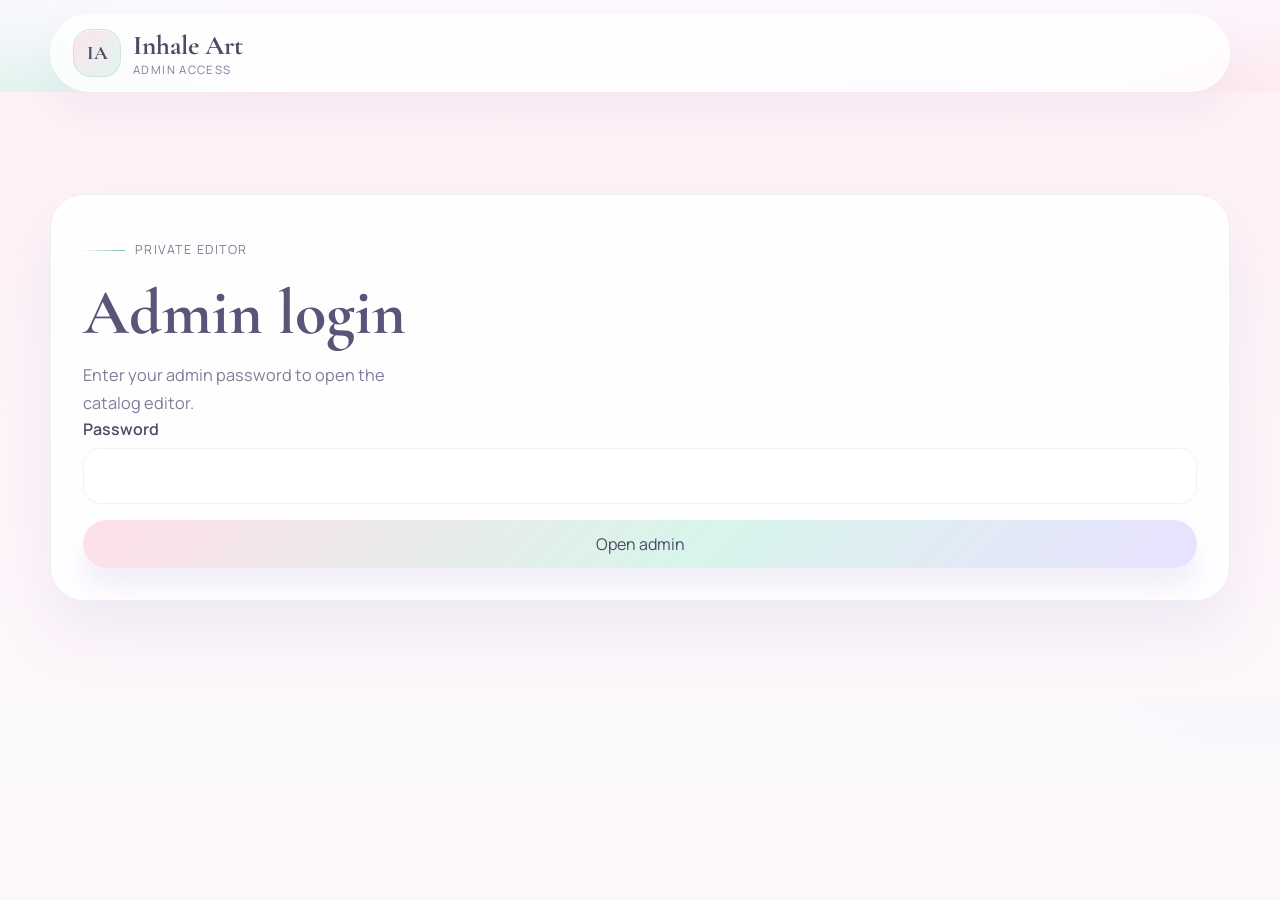
<file: admin-login.html>
<!DOCTYPE html>
<html lang="en">
  <head>
    <meta charset="UTF-8" />
    <meta name="viewport" content="width=device-width, initial-scale=1.0" />
    <title>Inhale Art | Admin Login</title>
    <meta name="description" content="Admin access for the Inhale Art catalog." />
    <link rel="preconnect" href="https://fonts.googleapis.com" />
    <link rel="preconnect" href="https://fonts.gstatic.com" crossorigin />
    <link
      href="https://fonts.googleapis.com/css2?family=Cormorant+Garamond:wght@500;600;700&family=Manrope:wght@400;500;600;700;800&display=swap"
      rel="stylesheet"
    />
    <link rel="stylesheet" href="styles.css" />
  </head>
  <body>
    <div class="ambient ambient-one"></div>
    <div class="ambient ambient-two"></div>

    <header class="site-header">
      <div class="container header-shell">
        <a class="brand" href="index.html">
          <span class="brand-mark">IA</span>
          <span class="brand-copy">
            <strong>Inhale Art</strong>
            <small>Admin access</small>
          </span>
        </a>
      </div>
    </header>

    <main class="section section-blush">
      <div class="container auth-layout">
        <section class="auth-panel reveal is-visible">
          <p class="eyebrow">Private editor</p>
          <h1 class="auth-title">Admin login</h1>
          <p class="section-intro">Enter your admin password to open the catalog editor.</p>

          <form id="adminLoginForm" class="auth-form">
            <label>
              <span>Password</span>
              <input id="adminPassword" name="password" type="password" required />
            </label>
            <button class="button-primary" type="submit">Open admin</button>
          </form>

          <p id="adminLoginStatus" class="form-status" aria-live="polite"></p>
        </section>
      </div>
    </main>

    <script src="auth.js"></script>
    <script src="admin-login.js"></script>
  </body>
</html>
</file>
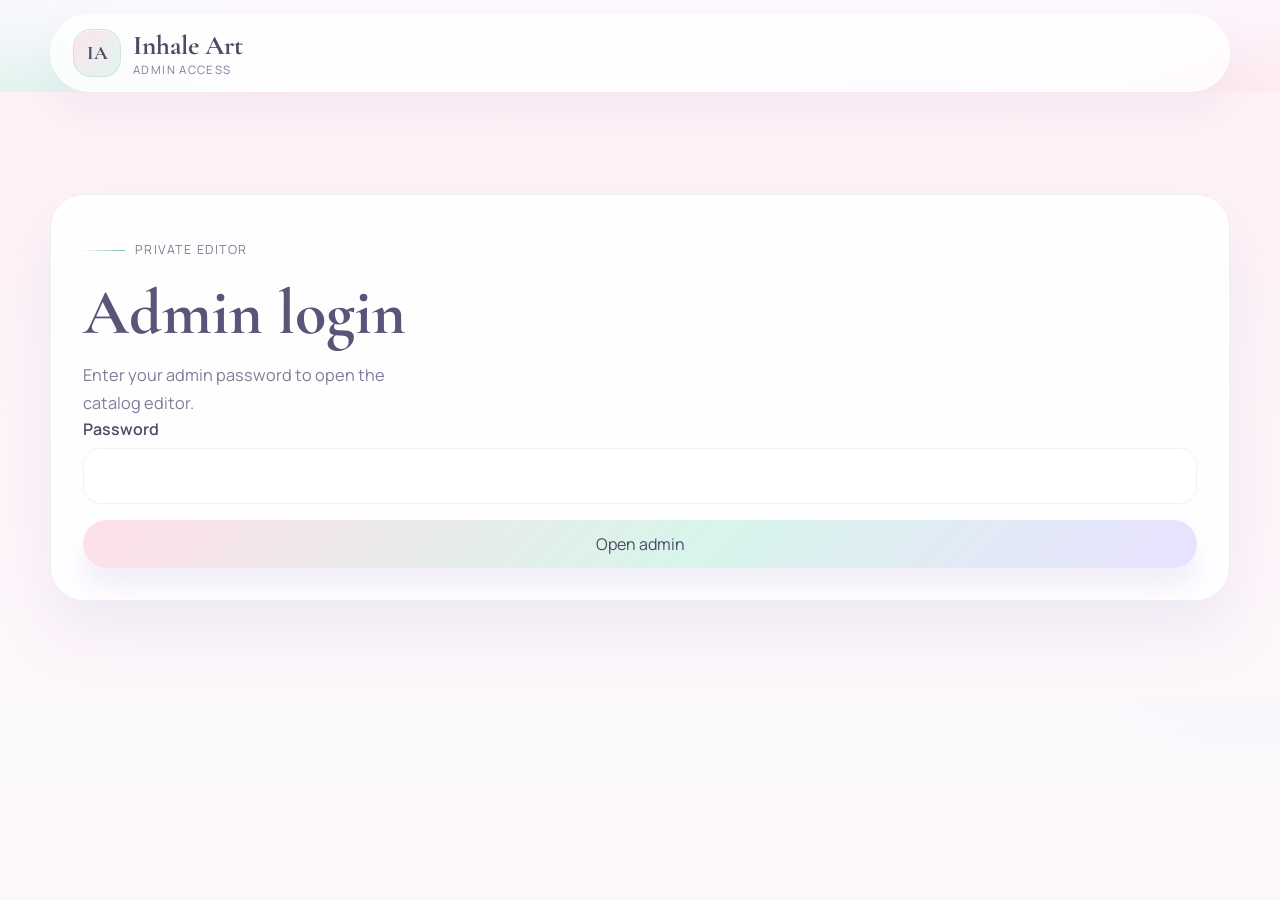
<file: admin.html>
<!DOCTYPE html>
<html lang="en">
  <head>
    <meta charset="UTF-8" />
    <meta name="viewport" content="width=device-width, initial-scale=1.0" />
    <title>Inhale Art Admin | Catalog Manager</title>
    <meta name="description" content="Manage the Inhale Art catalog without editing code." />
    <link rel="preconnect" href="https://fonts.googleapis.com" />
    <link rel="preconnect" href="https://fonts.gstatic.com" crossorigin />
    <link
      href="https://fonts.googleapis.com/css2?family=Cormorant+Garamond:wght@500;600;700&family=Manrope:wght@400;500;600;700&display=swap"
      rel="stylesheet"
    />
    <link rel="stylesheet" href="styles.css" />
    <link rel="stylesheet" href="admin.css" />
  </head>
  <body class="admin-body">
    <div class="ambient ambient-one"></div>
    <div class="ambient ambient-two"></div>

    <header class="site-header">
      <div class="container header-shell">
        <a class="brand" href="index.html">
          <span class="brand-mark">IA</span>
          <span class="brand-copy">
            <strong>Inhale Art</strong>
            <small>Catalog admin</small>
          </span>
        </a>

        <nav class="site-nav">
          <a href="index.html">Storefront</a>
          <a href="#editor">Editor</a>
          <a href="#inventory">Inventory</a>
          <button id="adminLogoutBtn" class="button-secondary" type="button">Logout</button>
        </nav>
      </div>
    </header>

    <main class="section">
      <div class="container admin-layout">
        <section id="editor" class="admin-panel">
          <div class="admin-heading">
            <div>
              <p class="eyebrow">Catalog manager</p>
              <h1>Update products without touching code.</h1>
            </div>
            <div class="admin-actions">
              <button id="newProductBtn" class="button-secondary" type="button">New product</button>
              <button id="exportBtn" class="button-secondary" type="button">Export JSON</button>
              <label class="button-secondary import-label">
                Import JSON
                <input id="importInput" type="file" accept=".json,application/json" hidden />
              </label>
              <button id="resetBtn" class="button-primary" type="button">Reset catalog</button>
            </div>
          </div>

          <form id="productForm" class="admin-form">
            <input type="hidden" id="productId" name="productId" />

            <label>
              <span>Product name</span>
              <input id="productName" name="productName" type="text" required />
            </label>

            <div class="admin-two-col">
              <label>
                <span>Price (INR)</span>
                <input id="productPrice" name="productPrice" type="number" min="1" required />
              </label>

              <label>
                <span>Collection</span>
                <input id="productCollection" name="productCollection" type="text" required />
              </label>
            </div>

            <label>
              <span>Description</span>
              <textarea id="productDescription" name="productDescription" rows="4" required></textarea>
            </label>

            <div class="admin-two-col">
              <label>
                <span>Image URLs</span>
                <textarea
                  id="productImages"
                  name="productImages"
                  rows="4"
                  placeholder="https://example.com/image-1.jpg&#10;https://example.com/image-2.jpg"
                ></textarea>
                <small class="admin-help">Add one image URL per line. The first image becomes the cover photo.</small>
              </label>

              <label>
                <span>Badge</span>
                <input id="productBadge" name="productBadge" type="text" placeholder="Best seller" />
              </label>
            </div>

            <div class="admin-two-col">
              <label>
                <span>Art style</span>
                <select id="productArtStyle" name="productArtStyle">
                  <option value="resin-mint">Mint glow</option>
                  <option value="resin-butterfly">Butterfly teal</option>
                  <option value="resin-ocean">Ocean blue</option>
                  <option value="resin-heart">Heart cobalt</option>
                  <option value="resin-aqua">Aqua glitter</option>
                  <option value="resin-gold">Gold sparkle</option>
                  <option value="resin-ink">Ink gold</option>
                  <option value="resin-bloom">Floral pastel</option>
                  <option value="resin-blush">Blush keepsake</option>
                  <option value="resin-sparkle">Soft sparkle</option>
                  <option value="resin-evil-eye">Evil eye</option>
                  <option value="resin-petal">Pressed petal</option>
                  <option value="resin-confetti">Confetti mix</option>
                  <option value="resin-leaf">Leaf green</option>
                  <option value="resin-pearl">Soft pearl</option>
                </select>
              </label>

              <div class="admin-switches">
                <label class="switch-row">
                  <input id="productFeatured" name="productFeatured" type="checkbox" />
                  <span>Featured product</span>
                </label>
                <label class="switch-row">
                  <input id="productActive" name="productActive" type="checkbox" checked />
                  <span>Active on storefront</span>
                </label>
              </div>
            </div>

            <div class="admin-form-actions">
              <button type="submit" class="button-primary">Save product</button>
              <button id="deleteBtn" type="button" class="button-secondary">Delete product</button>
            </div>
            <p id="adminStatus" class="form-status" aria-live="polite"></p>
          </form>
        </section>

        <aside id="inventory" class="inventory-panel">
          <div class="inventory-head">
            <div>
              <p class="eyebrow">Inventory</p>
              <h2>Current catalog</h2>
            </div>
            <p id="inventoryCount" class="inventory-count"></p>
          </div>
          <div id="inventoryList" class="inventory-list"></div>
        </aside>
      </div>
    </main>

    <script src="auth.js"></script>
    <script src="catalog-data.js"></script>
    <script src="admin.js"></script>
  </body>
</html>
</file>
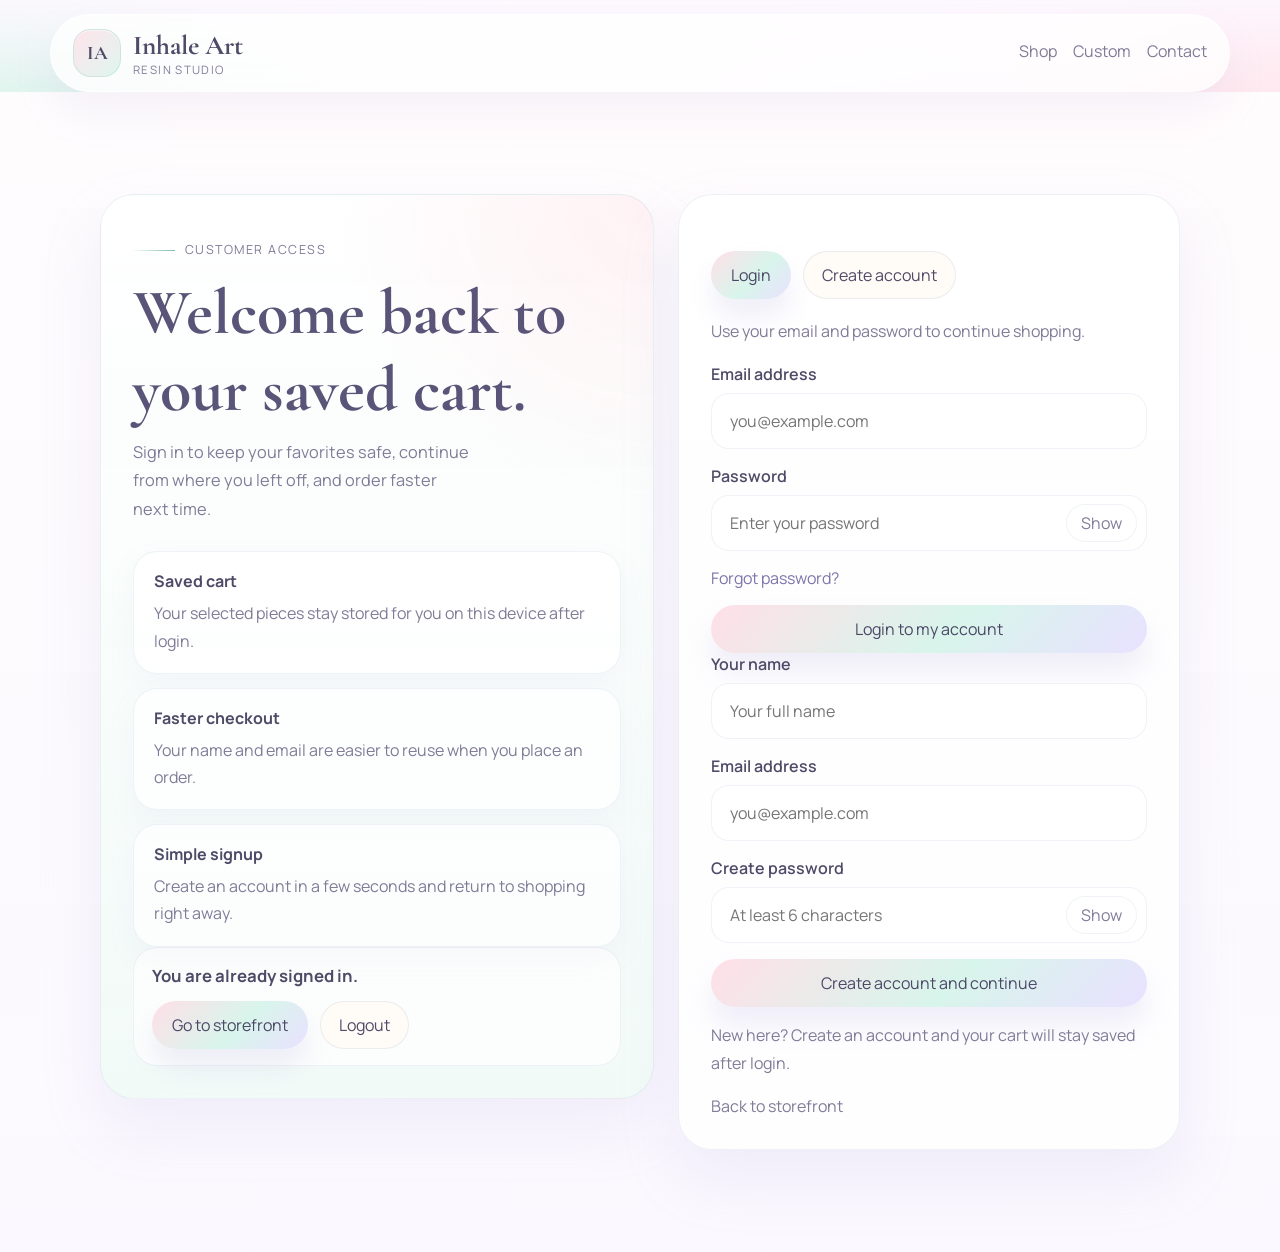
<file: login.html>
<!DOCTYPE html>
<html lang="en">
  <head>
    <meta charset="UTF-8" />
    <meta name="viewport" content="width=device-width, initial-scale=1.0" />
    <title>Inhale Art | Login</title>
    <meta name="description" content="Sign in to save your cart and continue shopping with Inhale Art." />
    <link rel="preconnect" href="https://fonts.googleapis.com" />
    <link rel="preconnect" href="https://fonts.gstatic.com" crossorigin />
    <link
      href="https://fonts.googleapis.com/css2?family=Cormorant+Garamond:wght@500;600;700&family=Manrope:wght@400;500;600;700;800&display=swap"
      rel="stylesheet"
    />
    <link rel="stylesheet" href="styles.css" />
  </head>
  <body>
    <div class="ambient ambient-one"></div>
    <div class="ambient ambient-two"></div>
    <div class="ambient ambient-three"></div>

    <header class="site-header">
      <div class="container header-shell">
        <a class="brand" href="index.html">
          <span class="brand-mark">IA</span>
          <span class="brand-copy">
            <strong>Inhale Art</strong>
            <small>Resin studio</small>
          </span>
        </a>
        <nav class="site-nav">
          <a href="index.html#featured">Shop</a>
          <a href="index.html#custom">Custom</a>
          <a href="index.html#contact">Contact</a>
        </nav>
      </div>
    </header>

    <main class="section section-cream">
      <div class="container auth-layout">
        <div class="auth-shell">
          <section class="auth-panel auth-panel-copy reveal is-visible">
            <p class="eyebrow">Customer access</p>
            <h1 class="auth-title">Welcome back to your saved cart.</h1>
            <p class="section-intro">
              Sign in to keep your favorites safe, continue from where you left off, and order faster next time.
            </p>

            <div class="auth-feature-list">
              <article class="auth-feature-card">
                <strong>Saved cart</strong>
                <p>Your selected pieces stay stored for you on this device after login.</p>
              </article>
              <article class="auth-feature-card">
                <strong>Faster checkout</strong>
                <p>Your name and email are easier to reuse when you place an order.</p>
              </article>
              <article class="auth-feature-card">
                <strong>Simple signup</strong>
                <p>Create an account in a few seconds and return to shopping right away.</p>
              </article>
            </div>

            <div id="currentSessionCard" class="account-card" hidden>
              <div>
                <strong id="currentSessionName">You are already signed in.</strong>
                <p id="currentSessionEmail"></p>
              </div>
              <div class="account-actions">
                <a class="button-primary" href="index.html">Go to storefront</a>
                <button id="sessionLogoutBtn" class="button-secondary" type="button">Logout</button>
              </div>
            </div>
          </section>

          <section class="auth-panel reveal is-visible">
            <div class="auth-tabs">
              <button id="showLoginBtn" class="button-primary" type="button">Login</button>
              <button id="showSignupBtn" class="button-secondary" type="button">Create account</button>
            </div>

            <p id="authLead" class="auth-lead">Use your email and password to continue shopping.</p>

            <form id="loginForm" class="auth-form">
              <label>
                <span>Email address</span>
                <input name="email" type="email" placeholder="you@example.com" required />
              </label>
              <label>
                <span>Password</span>
                <div class="password-field">
                  <input name="password" type="password" placeholder="Enter your password" required />
                  <button class="password-toggle" type="button" data-toggle-password>
                    Show
                  </button>
                </div>
              </label>
              <button id="forgotPasswordBtn" class="auth-inline-link" type="button">Forgot password?</button>
              <button class="button-primary" type="submit">Login to my account</button>
            </form>

            <form id="signupForm" class="auth-form" hidden>
              <label>
                <span>Your name</span>
                <input name="name" type="text" placeholder="Your full name" required />
              </label>
              <label>
                <span>Email address</span>
                <input name="email" type="email" placeholder="you@example.com" required />
              </label>
              <label>
                <span>Create password</span>
                <div class="password-field">
                  <input name="password" type="password" minlength="6" placeholder="At least 6 characters" required />
                  <button class="password-toggle" type="button" data-toggle-password>
                    Show
                  </button>
                </div>
              </label>
              <button class="button-primary" type="submit">Create account and continue</button>
            </form>

            <p id="authHelper" class="auth-helper">New here? Create an account and your cart will stay saved after login.</p>
            <p id="authStatus" class="form-status" aria-live="polite"></p>
            <a class="auth-back-link" href="index.html">Back to storefront</a>
          </section>
        </div>
      </div>
    </main>

    <script src="auth.js"></script>
    <script src="login.js"></script>
  </body>
</html>
</file>
<file: styles.css>
:root {
  --bg: #fdf8ff;
  --bg-soft: #f5fffc;
  --surface: rgba(255, 255, 255, 0.84);
  --surface-strong: #fffdfd;
  --text: #4f4a67;
  --muted: #817b98;
  --line: rgba(157, 177, 202, 0.18);
  --mint: #d9f4ea;
  --mint-deep: #7cbcaf;
  --aqua: #c8ecf4;
  --ocean: #8e8acb;
  --peach: #ffdfe6;
  --gold: #e8c9a7;
  --lavender: #ece4ff;
  --shadow: 0 28px 60px rgba(177, 167, 216, 0.16);
  --radius-xl: 36px;
  --radius-lg: 28px;
  --radius-md: 20px;
}

* {
  box-sizing: border-box;
}

html {
  scroll-behavior: smooth;
}

body {
  margin: 0;
  min-height: 100vh;
  font-family: "Manrope", sans-serif;
  color: var(--text);
  background:
    radial-gradient(circle at top left, rgba(217, 244, 234, 0.82), transparent 24%),
    radial-gradient(circle at top right, rgba(255, 223, 230, 0.8), transparent 22%),
    radial-gradient(circle at 70% 18%, rgba(236, 228, 255, 0.9), transparent 18%),
    linear-gradient(180deg, #fff8ff 0%, #f8fffc 42%, #fdf7fb 100%);
  animation: pageFadeIn 700ms ease-out;
}

img {
  display: block;
  max-width: 100%;
}

a {
  color: inherit;
}

.ambient {
  position: fixed;
  border-radius: 999px;
  filter: blur(56px);
  opacity: 0.45;
  pointer-events: none;
  z-index: 0;
}

.ambient-one {
  width: 280px;
  height: 280px;
  left: -90px;
  top: 110px;
  background: rgba(184, 241, 217, 0.95);
  animation: floatAmbient 14s ease-in-out infinite;
}

.ambient-two {
  width: 320px;
  height: 320px;
  right: -120px;
  top: 360px;
  background: rgba(217, 211, 255, 0.72);
  animation: floatAmbient 16s ease-in-out infinite reverse;
}

.ambient-three {
  width: 240px;
  height: 240px;
  left: 20%;
  bottom: 80px;
  background: rgba(255, 220, 191, 0.48);
  animation: floatAmbient 18s ease-in-out infinite;
}

.container {
  width: min(1180px, calc(100% - 32px));
  margin: 0 auto;
  position: relative;
  z-index: 1;
}

.site-header {
  position: sticky;
  top: 0;
  z-index: 20;
  padding: 14px 0 0;
  background: linear-gradient(180deg, rgba(253, 248, 255, 0.92), rgba(253, 248, 255, 0.5), transparent);
}

.header-shell,
.site-nav,
.hero-actions,
.hero-metrics,
.section-head,
.footer-shell,
.footer-links,
.cart-top,
.contact-links {
  display: flex;
  gap: 16px;
}

.header-shell,
.section-head,
.footer-shell,
.cart-top {
  align-items: center;
  justify-content: space-between;
}

.header-shell {
  padding: 14px 22px;
  border: 1px solid rgba(255, 255, 255, 0.75);
  border-radius: 999px;
  background: rgba(255, 255, 255, 0.78);
  backdrop-filter: blur(24px);
  box-shadow: 0 20px 40px rgba(177, 167, 216, 0.12);
  animation: headerFloatIn 700ms ease-out;
}

.brand {
  display: inline-flex;
  align-items: center;
  gap: 12px;
  text-decoration: none;
}

.brand-mark {
  width: 48px;
  height: 48px;
  display: grid;
  place-items: center;
  border-radius: 18px;
  background: linear-gradient(135deg, #ffe3eb, #dff6ef);
  color: var(--text);
  font-family: "Cormorant Garamond", serif;
  font-size: 1.2rem;
  font-weight: 700;
  border: 1px solid rgba(106, 199, 167, 0.24);
  box-shadow: inset 0 1px 0 rgba(255, 255, 255, 0.6);
  transition: transform 220ms ease, box-shadow 220ms ease;
}

.brand:hover .brand-mark {
  transform: rotate(-6deg) scale(1.04);
  box-shadow:
    inset 0 1px 0 rgba(255, 255, 255, 0.6),
    0 14px 28px rgba(177, 167, 216, 0.16);
}

.brand-copy {
  display: grid;
}

.brand-copy strong,
.footer-brand {
  font-family: "Cormorant Garamond", serif;
  font-size: 1.7rem;
}

.brand-copy small {
  font-size: 0.72rem;
  letter-spacing: 0.12em;
  text-transform: uppercase;
  color: var(--muted);
}

.site-nav {
  align-items: center;
}

.site-nav a {
  position: relative;
  display: inline-flex;
  align-items: center;
  min-height: 40px;
  padding-bottom: 4px;
  color: var(--muted);
  text-decoration: none;
  transition: color 180ms ease, transform 180ms ease;
}

.nav-account-pill {
  display: inline-flex;
  align-items: center;
  gap: 10px;
  min-height: 40px;
  padding: 0 14px;
  border-radius: 999px;
  background: rgba(255, 255, 255, 0.78);
  border: 1px solid rgba(157, 177, 202, 0.18);
  color: #6f69a0;
  white-space: nowrap;
}

.nav-account-icon {
  width: 28px;
  height: 28px;
  display: inline-flex;
  align-items: center;
  justify-content: center;
  border-radius: 999px;
  background: linear-gradient(135deg, #ffdfe8, #d8f5eb 55%, #e9e1ff);
  color: #564f79;
  font-size: 0.82rem;
  font-weight: 800;
}

.site-nav a:hover {
  color: var(--text);
  transform: translateY(-1px);
}

.site-nav a::after {
  content: "";
  position: absolute;
  left: 0;
  bottom: 0;
  width: 100%;
  height: 1px;
  transform: scaleX(0);
  transform-origin: left;
  background: linear-gradient(90deg, transparent, var(--mint-deep), transparent);
  transition: transform 180ms ease;
}

.site-nav a:hover::after {
  transform: scaleX(1);
}

.menu-toggle,
.nav-cta,
.button-primary,
.button-secondary,
.add-to-cart,
.cart-row button {
  display: inline-flex;
  align-items: center;
  justify-content: center;
  border: none;
  cursor: pointer;
  font: inherit;
  text-decoration: none;
  transition: transform 180ms ease, box-shadow 180ms ease, background-color 180ms ease;
}

.menu-toggle {
  display: none;
  padding: 10px 14px;
  border-radius: 14px;
  background: rgba(255, 255, 255, 0.82);
}

.nav-cta,
.button-primary,
.add-to-cart {
  min-height: 48px;
  padding: 0 20px;
  border-radius: 999px;
  color: #4b4766;
  background: linear-gradient(135deg, #ffdfe8, #d8f5eb 55%, #e9e1ff);
  box-shadow: 0 18px 28px rgba(179, 170, 219, 0.2);
}

.button-secondary,
.cart-row button {
  min-height: 44px;
  padding: 0 18px;
  border-radius: 999px;
  color: var(--text);
  background: rgba(255, 251, 246, 0.92);
  border: 1px solid rgba(157, 177, 202, 0.2);
}

.button-primary:hover,
.button-secondary:hover,
.nav-cta:hover,
.add-to-cart:hover,
.menu-toggle:hover,
.cart-row button:hover {
  transform: translateY(-2px);
  box-shadow: 0 14px 28px rgba(177, 167, 216, 0.16);
}

.hero,
.section {
  padding: 102px 0;
}

.hero {
  position: relative;
  padding-top: 64px;
}

.hero::after {
  content: "";
  position: absolute;
  left: 0;
  right: 0;
  bottom: -1px;
  height: 48px;
  background:
    radial-gradient(circle at 24px 0, transparent 24px, #f1fbf7 25px) repeat-x;
  background-size: 72px 48px;
  background-position: center bottom;
  opacity: 0.95;
}

.section {
  position: relative;
}

.section-mint {
  background: linear-gradient(180deg, #f1fbf7 0%, #e8f7f0 100%);
}

.section-cream {
  background: linear-gradient(180deg, rgba(255, 252, 253, 0.96), rgba(251, 248, 255, 0.98));
}

.section-blush {
  background: linear-gradient(180deg, #fff1f6 0%, #fdf7fb 100%);
}

.scallop-top::before,
.scallop-bottom::after {
  content: "";
  position: absolute;
  left: 0;
  right: 0;
  height: 42px;
  background:
    radial-gradient(circle at 21px 21px, rgba(255, 252, 253, 0) 20px, rgba(255, 252, 253, 0.96) 21px) repeat-x;
  background-size: 62px 42px;
  pointer-events: none;
  z-index: 0;
}

.scallop-top::before {
  top: -1px;
  transform: rotate(180deg);
}

.scallop-bottom::after {
  bottom: -1px;
}

.hero-grid,
.story-grid,
.custom-shell,
.contact-shell {
  display: grid;
  gap: 30px;
  align-items: center;
}

.hero-grid,
.custom-shell,
.contact-shell {
  grid-template-columns: 1.05fr 0.95fr;
}

.hero-copy h1,
.section h2 {
  margin: 0;
  font-family: "Cormorant Garamond", serif;
  line-height: 0.96;
  letter-spacing: -0.03em;
}

.hero-copy h1 {
  font-size: clamp(3.2rem, 7vw, 6.1rem);
  max-width: 10.5ch;
  color: #5d567a;
  animation: heroCopyIn 800ms ease-out;
}

.section h2 {
  font-size: clamp(2.3rem, 4.8vw, 4.1rem);
  max-width: 14ch;
  color: #5a5478;
}

.eyebrow,
.product-badge,
.collection-badge,
.hero-badge span,
.form-status {
  color: var(--mint-deep);
  font-size: 0.78rem;
  letter-spacing: 0.12em;
  text-transform: uppercase;
}

.eyebrow {
  display: inline-flex;
  align-items: center;
  gap: 10px;
}

.eyebrow::before {
  content: "";
  width: 42px;
  height: 1px;
  background: linear-gradient(90deg, rgba(106, 199, 167, 0.05), var(--mint-deep));
}

.hero-text,
.section-intro,
.section p,
.story-panel p,
.review-card p,
.faq-item p,
.contact-copy p,
.cart-card p,
.site-footer p,
.product-copy p,
.collection-copy p {
  color: var(--muted);
  line-height: 1.75;
}

.hero-actions {
  margin: 28px 0;
  flex-wrap: wrap;
}

.hero-pill-row {
  display: flex;
  gap: 12px;
  flex-wrap: wrap;
  margin-bottom: 30px;
}

.hero-pill {
  display: inline-flex;
  align-items: center;
  min-height: 38px;
  padding: 0 16px;
  border-radius: 999px;
  background: rgba(255, 255, 255, 0.76);
  border: 1px solid rgba(157, 177, 202, 0.18);
  color: #7d74aa;
  box-shadow: 0 10px 24px rgba(177, 167, 216, 0.1);
  animation: pillRise 700ms ease-out both;
}

.hero-pill:nth-child(2) {
  animation-delay: 120ms;
}

.hero-pill:nth-child(3) {
  animation-delay: 240ms;
}

.hero-metrics {
  flex-wrap: wrap;
}

.metric-card,
.hero-spotlight,
.collection-card,
.product-card,
.story-panel,
.review-card,
.faq-item,
.custom-form,
.contact-copy,
.cart-card,
.marquee-strip {
  background: var(--surface);
  border: 1px solid var(--line);
  box-shadow: var(--shadow);
}

.metric-card {
  min-width: 190px;
  padding: 18px;
  border-radius: 30px;
  background:
    linear-gradient(180deg, rgba(255, 255, 255, 0.96), rgba(245, 251, 249, 0.92)),
    var(--surface);
}

.metric-card strong {
  display: block;
  margin-bottom: 8px;
  font-family: "Cormorant Garamond", serif;
  font-size: 1.8rem;
}

.hero-spotlight,
.collection-card,
.product-card,
.story-panel,
.review-card,
.faq-item,
.custom-form,
.contact-copy,
.cart-card {
  position: relative;
  overflow: hidden;
  border-radius: var(--radius-xl);
}

.hero-spotlight::before,
.collection-card::before,
.product-card::before,
.story-panel::before,
.review-card::before,
.faq-item::before,
.custom-form::before,
.contact-copy::before,
.cart-card::before {
  content: "";
  position: absolute;
  inset: 0;
  border-radius: inherit;
  padding: 1px;
  background: linear-gradient(135deg, rgba(255, 255, 255, 0.8), rgba(106, 199, 167, 0.12), rgba(255, 255, 255, 0));
  -webkit-mask: linear-gradient(#fff 0 0) content-box, linear-gradient(#fff 0 0);
  -webkit-mask-composite: xor;
  mask-composite: exclude;
  pointer-events: none;
}

.hero-spotlight {
  padding: 26px;
  border-radius: 42px;
  background:
    radial-gradient(circle at top right, rgba(255, 223, 230, 0.58), transparent 28%),
    linear-gradient(180deg, rgba(255, 255, 255, 0.95), rgba(241, 251, 247, 0.92));
  animation: spotlightFloat 8s ease-in-out infinite;
}

.hero-badge {
  display: inline-grid;
  gap: 4px;
  margin-bottom: 18px;
  padding: 12px 16px;
  border-radius: 999px;
  width: fit-content;
  background: rgba(255, 255, 255, 0.92);
  border: 1px solid rgba(157, 177, 202, 0.16);
}

.hero-badge strong {
  font-family: "Cormorant Garamond", serif;
  font-size: 1.3rem;
}

.hero-showcase {
  display: grid;
  grid-template-columns: 1.1fr 0.9fr;
  gap: 16px;
  min-height: 520px;
}

.hero-main,
.hero-stack-card,
.collection-media,
.product-media {
  position: relative;
  overflow: hidden;
  border-radius: 26px;
}

.hero-main,
.hero-stack-card {
  min-height: 220px;
}

.hero-stack {
  display: grid;
  gap: 16px;
}

.hero-main {
  animation: floatCard 7s ease-in-out infinite;
}

.hero-stack-card:first-child {
  animation: floatCard 8s ease-in-out infinite 0.4s;
}

.hero-stack-card:last-child {
  animation: floatCard 8.6s ease-in-out infinite 0.9s;
}

.media-image {
  width: 100%;
  height: 100%;
  object-fit: cover;
  transition: transform 500ms ease, filter 280ms ease;
}

.image-shell {
  position: relative;
  background:
    linear-gradient(135deg, rgba(255, 255, 255, 0.4), rgba(255, 255, 255, 0.06)),
    var(--bg-soft);
  box-shadow: inset 0 0 0 1px rgba(255, 255, 255, 0.35);
}

.image-shell::after {
  content: "";
  position: absolute;
  inset: 12px;
  border-radius: inherit;
  border: 1px solid rgba(255, 255, 255, 0.4);
  pointer-events: none;
}

.placeholder-art {
  width: 100%;
  height: 100%;
}

.resin-mint {
  background:
    radial-gradient(circle at 20% 22%, rgba(255, 255, 255, 0.78), transparent 16%),
    linear-gradient(180deg, #f8fff7 0%, #baf3d9 56%, #62c9a6 100%);
}

.resin-butterfly {
  background:
    radial-gradient(circle at 28% 20%, rgba(255, 255, 255, 0.58), transparent 16%),
    linear-gradient(180deg, #effcf8 0%, #79d2c9 48%, #2b7865 100%);
}

.resin-ocean {
  background:
    radial-gradient(circle at 18% 22%, rgba(255, 255, 255, 0.6), transparent 16%),
    linear-gradient(180deg, #eef8ff 0%, #79c5ff 46%, #3768d9 100%);
}

.resin-heart {
  background:
    radial-gradient(circle at 18% 22%, rgba(255, 255, 255, 0.65), transparent 16%),
    linear-gradient(180deg, #f9faff 0%, #c6d8ff 40%, #5a70da 100%);
}

.resin-aqua {
  background:
    radial-gradient(circle at 20% 18%, rgba(255, 255, 255, 0.64), transparent 14%),
    linear-gradient(180deg, #fbfffe 0%, #97ebe9 40%, #2aaab6 100%);
}

.resin-gold {
  background:
    radial-gradient(circle at 20% 18%, rgba(255, 255, 255, 0.72), transparent 14%),
    linear-gradient(180deg, #fffaf0 0%, #ffd978 42%, #c7912a 100%);
}

.resin-ink {
  background:
    radial-gradient(circle at 22% 18%, rgba(255, 255, 255, 0.36), transparent 14%),
    linear-gradient(180deg, #4a4d59 0%, #171a21 58%, #8c6721 100%);
}

.resin-bloom {
  background:
    radial-gradient(circle at 20% 18%, rgba(255, 255, 255, 0.72), transparent 14%),
    linear-gradient(180deg, #fff5ef 0%, #f2b38e 34%, #e67ea9 65%, #b69cff 100%);
}

.resin-blush {
  background:
    radial-gradient(circle at 18% 16%, rgba(255, 255, 255, 0.75), transparent 16%),
    linear-gradient(180deg, #fff8fb 0%, #f7c9da 44%, #eca6c1 100%);
}

.resin-sparkle {
  background:
    radial-gradient(circle at 18% 16%, rgba(255, 255, 255, 0.78), transparent 16%),
    linear-gradient(180deg, #fffaf9 0%, #ffd8ef 45%, #b7b0ff 100%);
}

.resin-evil-eye {
  background:
    radial-gradient(circle at 50% 34%, rgba(255, 250, 225, 0.95), transparent 12%),
    radial-gradient(circle at 50% 34%, #2f5dd2 0 14%, transparent 15%),
    linear-gradient(180deg, #fffefd 0%, #d0ddff 100%);
}

.resin-petal {
  background:
    radial-gradient(circle at 20% 18%, rgba(255, 255, 255, 0.72), transparent 14%),
    linear-gradient(180deg, #fff8f3 0%, #ffd37f 48%, #f0a861 100%);
}

.resin-confetti {
  background:
    radial-gradient(circle at 18% 16%, rgba(255, 255, 255, 0.78), transparent 16%),
    linear-gradient(180deg, #fffaf7 0%, #ffd6ef 36%, #9fe2ff 68%, #86dba8 100%);
}

.resin-leaf {
  background:
    radial-gradient(circle at 20% 18%, rgba(255, 255, 255, 0.7), transparent 14%),
    linear-gradient(180deg, #fbfff8 0%, #def8ba 42%, #84c363 100%);
}

.resin-pearl {
  background:
    radial-gradient(circle at 20% 18%, rgba(255, 255, 255, 0.7), transparent 14%),
    linear-gradient(180deg, #fffdfb 0%, #ffe2bf 48%, #d7c9ff 100%);
}

.placeholder-art::before {
  content: "";
  position: absolute;
  inset: 16px;
  border-radius: 24px;
  background:
    radial-gradient(circle at 24% 24%, rgba(255, 255, 255, 0.45), transparent 16%),
    linear-gradient(135deg, rgba(255, 255, 255, 0.26), transparent 45%);
}

.collection-copy,
.product-copy {
  padding: 22px 22px 24px;
}

.product-media-wrap {
  display: grid;
  gap: 12px;
  padding: 0 22px 18px;
}

.product-media-wrap .product-media {
  margin-top: 22px;
}

.product-thumbs {
  display: flex;
  gap: 10px;
  overflow-x: auto;
  padding-bottom: 2px;
}

.product-thumb {
  width: 68px;
  height: 68px;
  flex: 0 0 auto;
  padding: 0;
  border: 1px solid rgba(106, 199, 167, 0.18);
  border-radius: 18px;
  background: rgba(255, 255, 255, 0.82);
  cursor: pointer;
  overflow: hidden;
  transition: transform 180ms ease, border-color 180ms ease, box-shadow 180ms ease;
}

.product-thumb:hover,
.product-thumb.is-active {
  transform: translateY(-2px);
  border-color: rgba(57, 127, 229, 0.35);
  box-shadow: 0 14px 26px rgba(119, 146, 133, 0.14);
}

.product-thumb img {
  width: 100%;
  height: 100%;
  object-fit: cover;
  transition: transform 240ms ease;
}

.product-thumb:hover img,
.product-thumb.is-active img {
  transform: scale(1.06);
}

.collection-copy h3,
.product-top h3,
.story-panel strong,
.review-card strong,
.cart-top h3,
.faq-item summary {
  margin: 0;
  font-family: "Cormorant Garamond", serif;
  font-weight: 700;
}

.collection-copy h3 {
  font-size: 1.8rem;
}

.product-top h3 {
  font-size: 1.95rem;
}

.product-top {
  display: flex;
  gap: 14px;
  align-items: start;
  justify-content: space-between;
}

.product-price {
  font-weight: 800;
  color: var(--ocean);
}

.product-badge,
.collection-badge {
  display: inline-flex;
  width: fit-content;
  margin-bottom: 10px;
  padding: 8px 12px;
  border-radius: 999px;
  background: rgba(244, 236, 255, 0.8);
  border: 1px solid rgba(157, 177, 202, 0.16);
  color: #8d78bc;
}

.marquee-strip {
  width: min(1180px, calc(100% - 32px));
  margin: 28px auto 0;
  overflow: hidden;
  border-radius: 999px;
  background:
    linear-gradient(90deg, rgba(255, 251, 253, 0.5), rgba(241, 251, 247, 0.94), rgba(255, 251, 253, 0.5)),
    var(--surface);
}

.marquee-track {
  display: flex;
  gap: 32px;
  padding: 16px 0;
  min-width: max-content;
  color: var(--muted);
  letter-spacing: 0.04em;
  animation: marquee 24s linear infinite;
}

.section-head {
  align-items: end;
  margin-bottom: 34px;
}

.section-head::after {
  content: "";
  flex: 1;
  height: 1px;
  background: linear-gradient(90deg, rgba(106, 199, 167, 0.2), rgba(106, 199, 167, 0));
}

.section-intro {
  max-width: 34ch;
  margin: 0;
  font-size: 1.02rem;
}

.collection-grid,
.product-grid,
.review-grid {
  display: grid;
  gap: 22px;
}

.collection-grid {
  grid-template-columns: repeat(3, minmax(0, 1fr));
}

.product-grid {
  grid-template-columns: repeat(2, minmax(0, 1fr));
}

.review-grid {
  grid-template-columns: repeat(3, minmax(0, 1fr));
}

.collection-card,
.product-card,
.story-panel,
.review-card,
.faq-item,
.custom-form,
.contact-copy,
.cart-card {
  padding: 0;
  border-radius: 34px;
  transition: transform 220ms ease, box-shadow 220ms ease, border-color 220ms ease;
}

.collection-card:hover,
.product-card:hover,
.story-panel:hover,
.review-card:hover,
.faq-item:hover,
.custom-form:hover,
.contact-copy:hover,
.cart-card:hover {
  transform: translateY(-4px);
  box-shadow: 0 24px 52px rgba(177, 167, 216, 0.18);
}

.collection-card:hover .media-image,
.product-card:hover .media-image,
.hero-spotlight:hover .media-image {
  transform: scale(1.04);
}

.collection-media {
  height: 260px;
}

.product-media {
  height: 320px;
}

.collection-card .image-shell,
.product-card .image-shell {
  border-radius: 30px;
}

.story-grid {
  grid-template-columns: 1fr 1fr;
}

.story-panels {
  display: grid;
  gap: 18px;
}

.story-panel,
.review-card,
.faq-item,
.custom-form,
.contact-copy,
.cart-card {
  padding: 24px;
}

.story-panel {
  background:
    linear-gradient(180deg, rgba(255, 255, 255, 0.94), rgba(248, 255, 252, 0.9)),
    var(--surface);
}

.story-copy,
.custom-copy,
.contact-copy {
  position: relative;
  z-index: 1;
}

.auth-layout {
  display: grid;
  place-items: center;
}

.auth-shell {
  width: min(1080px, 100%);
  display: grid;
  grid-template-columns: 1.05fr 0.95fr;
  gap: 24px;
  align-items: start;
}

.auth-panel {
  width: 100%;
  padding: 32px;
  border-radius: 34px;
  background: rgba(255, 255, 255, 0.9);
  border: 1px solid var(--line);
  box-shadow: var(--shadow);
}

.auth-panel-copy {
  background:
    radial-gradient(circle at top right, rgba(255, 223, 230, 0.42), transparent 30%),
    linear-gradient(180deg, rgba(255, 255, 255, 0.94), rgba(241, 251, 247, 0.92));
}

.auth-title {
  margin: 0 0 10px;
  font-family: "Cormorant Garamond", serif;
  font-size: clamp(2.6rem, 6vw, 4rem);
  color: #5a5478;
}

.auth-tabs,
.account-actions {
  display: flex;
  gap: 12px;
  flex-wrap: wrap;
}

.auth-tabs {
  margin: 24px 0 18px;
}

.auth-lead,
.auth-helper,
.auth-back-link {
  color: var(--muted);
}

.auth-lead {
  margin: 0 0 18px;
}

.auth-helper {
  margin: 14px 0 10px;
  line-height: 1.7;
}

.auth-back-link {
  display: inline-flex;
  margin-top: 8px;
  text-decoration: none;
}

.auth-feature-list {
  display: grid;
  gap: 14px;
  margin-top: 28px;
}

.auth-feature-card {
  padding: 18px 20px;
  border-radius: 24px;
  background: rgba(255, 255, 255, 0.72);
  border: 1px solid rgba(157, 177, 202, 0.16);
  box-shadow: 0 12px 28px rgba(177, 167, 216, 0.08);
}

.auth-feature-card strong,
.auth-feature-card p {
  margin: 0;
}

.auth-feature-card p {
  margin-top: 8px;
  color: var(--muted);
  line-height: 1.7;
}

.auth-form {
  display: grid;
  gap: 16px;
}

.auth-form label {
  display: grid;
  gap: 8px;
}

.auth-form span {
  font-weight: 600;
}

.auth-form input {
  width: 100%;
  padding: 16px 18px;
  border-radius: 18px;
  border: 1px solid rgba(157, 177, 202, 0.16);
  background: rgba(255, 255, 255, 0.9);
  color: var(--text);
  font: inherit;
}

.auth-form input:focus {
  outline: 2px solid rgba(140, 138, 203, 0.18);
}

.password-field {
  position: relative;
}

.password-field input {
  padding-right: 84px;
}

.password-toggle {
  position: absolute;
  top: 50%;
  right: 10px;
  transform: translateY(-50%);
  min-height: 38px;
  padding: 0 14px;
  border: 1px solid rgba(157, 177, 202, 0.16);
  border-radius: 999px;
  background: rgba(255, 255, 255, 0.92);
  color: var(--muted);
  cursor: pointer;
  font: inherit;
}

.auth-inline-link {
  width: fit-content;
  padding: 0;
  border: none;
  background: transparent;
  color: #7d74aa;
  cursor: pointer;
  font: inherit;
}

.auth-inline-link:hover,
.auth-back-link:hover {
  color: var(--text);
}

.account-card {
  display: grid;
  gap: 14px;
  padding: 16px 18px;
  border-radius: 24px;
  background: rgba(255, 255, 255, 0.7);
  border: 1px solid rgba(157, 177, 202, 0.16);
}

.account-card p,
.account-card strong {
  margin: 0;
}

.account-card strong {
  font-size: 1.05rem;
}

.story-panel strong,
.review-card strong,
.faq-item summary,
.cart-top h3 {
  font-size: 1.55rem;
}

.custom-list {
  padding-left: 18px;
  color: var(--muted);
  line-height: 1.8;
}

.custom-form {
  display: grid;
  gap: 16px;
}

.custom-form label {
  display: grid;
  gap: 8px;
}

.custom-form span {
  font-weight: 600;
}

.custom-form input,
.custom-form textarea {
  width: 100%;
  padding: 16px 18px;
  border-radius: 18px;
  border: 1px solid rgba(157, 177, 202, 0.16);
  background: rgba(255, 255, 255, 0.9);
  color: var(--text);
  font: inherit;
}

.custom-form input:focus,
.custom-form textarea:focus {
  outline: 2px solid rgba(140, 138, 203, 0.18);
}

.form-status {
  margin: 0;
}

.form-status.is-error {
  color: #c95b70;
}

.faq-shell {
  display: grid;
  gap: 24px;
}

.faq-list {
  display: grid;
  gap: 14px;
}

.faq-item summary {
  cursor: pointer;
  list-style: none;
  display: flex;
  align-items: center;
  justify-content: space-between;
}

.faq-item summary::-webkit-details-marker {
  display: none;
}

.faq-item summary::after {
  content: "+";
  font-size: 1.4rem;
  color: #8d78bc;
}

.faq-item[open] summary::after {
  content: "-";
}

.faq-item p {
  margin-bottom: 0;
}

.cart-items {
  display: grid;
  gap: 12px;
  margin: 20px 0;
}

.cart-row {
  display: flex;
  justify-content: space-between;
  gap: 12px;
  padding: 12px 0;
  border-bottom: 1px solid var(--line);
  align-items: center;
}

.cart-row strong {
  display: block;
}

.cart-empty {
  margin: 0;
}

.cart-footer {
  display: grid;
  gap: 14px;
}

.checkout-actions {
  display: grid;
  gap: 12px;
}

.checkout-note {
  margin: 0;
  font-size: 0.92rem;
}

.site-footer {
  border-top: 1px solid rgba(157, 177, 202, 0.14);
  padding: 28px 0 42px;
  background: linear-gradient(180deg, rgba(255, 241, 246, 0.72), rgba(253, 248, 255, 0.96));
}

.footer-shell {
  align-items: start;
}

.footer-links {
  flex-wrap: wrap;
  row-gap: 10px;
}

.reveal {
  opacity: 0;
  transform: translateY(24px);
  transition: opacity 560ms ease, transform 560ms ease;
}

.reveal.is-visible {
  opacity: 1;
  transform: translateY(0);
}

.product-card.reveal:nth-child(2n) {
  transition-delay: 80ms;
}

.product-card.reveal:nth-child(3n) {
  transition-delay: 140ms;
}

.collection-card.reveal:nth-child(2n) {
  transition-delay: 70ms;
}

.review-card.reveal:nth-child(2n) {
  transition-delay: 90ms;
}

@keyframes pageFadeIn {
  from {
    opacity: 0;
  }

  to {
    opacity: 1;
  }
}

@keyframes headerFloatIn {
  from {
    opacity: 0;
    transform: translateY(-14px);
  }

  to {
    opacity: 1;
    transform: translateY(0);
  }
}

@keyframes heroCopyIn {
  from {
    opacity: 0;
    transform: translateY(18px);
  }

  to {
    opacity: 1;
    transform: translateY(0);
  }
}

@keyframes pillRise {
  from {
    opacity: 0;
    transform: translateY(10px);
  }

  to {
    opacity: 1;
    transform: translateY(0);
  }
}

@keyframes spotlightFloat {
  0%,
  100% {
    transform: translateY(0);
  }

  50% {
    transform: translateY(-6px);
  }
}

@keyframes floatCard {
  0%,
  100% {
    transform: translateY(0);
  }

  50% {
    transform: translateY(-10px);
  }
}

@keyframes marquee {
  from {
    transform: translateX(0);
  }

  to {
    transform: translateX(-33%);
  }
}

@keyframes floatAmbient {
  0%,
  100% {
    transform: translateY(0) scale(1);
  }

  50% {
    transform: translateY(-22px) scale(1.05);
  }
}

@media (max-width: 980px) {
  .hero-grid,
  .auth-shell,
  .custom-shell,
  .contact-shell,
  .story-grid,
  .collection-grid,
  .review-grid,
  .product-grid {
    grid-template-columns: 1fr;
  }

  .hero-showcase {
    min-height: 0;
  }
}

@media (max-width: 860px) {
  .menu-toggle {
    display: inline-flex;
  }

  .site-nav {
    position: absolute;
    right: 16px;
    top: calc(100% + 10px);
    width: min(320px, calc(100vw - 32px));
    flex-direction: column;
    align-items: stretch;
    padding: 16px;
    border-radius: 22px;
    background: rgba(255, 255, 255, 0.96);
    border: 1px solid var(--line);
    box-shadow: var(--shadow);
    opacity: 0;
    pointer-events: none;
    transform: translateY(-6px);
    transition: opacity 180ms ease, transform 180ms ease;
  }

  .site-nav.is-open {
    opacity: 1;
    pointer-events: auto;
    transform: translateY(0);
  }
}

@media (max-width: 640px) {
  .hero,
  .section {
    padding: 76px 0;
  }

  .container {
    width: min(100% - 24px, 1180px);
  }

  .hero-copy h1 {
    max-width: 100%;
  }

  .metric-card,
  .contact-links .button-secondary {
    width: 100%;
  }

  .header-shell,
  .section-head,
  .footer-shell,
  .contact-links {
    align-items: start;
    flex-direction: column;
  }

  .section-head::after {
    width: 100%;
  }

  .hero-showcase {
    grid-template-columns: 1fr;
  }

  .header-shell {
    border-radius: 26px;
  }
}

@media (prefers-reduced-motion: reduce) {
  *,
  *::before,
  *::after {
    animation: none !important;
    transition-duration: 0.01ms !important;
    scroll-behavior: auto !important;
  }
}
</file>
<file: admin.css>
.admin-body .section {
  padding-top: 72px;
}

.admin-layout {
  display: grid;
  grid-template-columns: 1.25fr 0.85fr;
  gap: 24px;
  align-items: start;
}

.admin-panel,
.inventory-panel {
  background: rgba(255, 248, 251, 0.9);
  border: 1px solid rgba(164, 112, 140, 0.16);
  border-radius: 32px;
  box-shadow: 0 28px 70px rgba(167, 121, 146, 0.14);
  padding: 28px;
}

.admin-heading,
.inventory-head,
.admin-actions,
.admin-form-actions {
  display: flex;
  gap: 14px;
}

.admin-heading,
.inventory-head {
  justify-content: space-between;
  align-items: start;
  margin-bottom: 24px;
}

.admin-actions,
.admin-form-actions {
  flex-wrap: wrap;
}

.admin-heading h1,
.inventory-head h2 {
  margin: 0;
  font-family: "Cormorant Garamond", serif;
  line-height: 0.96;
}

.admin-heading h1 {
  font-size: clamp(2.4rem, 4vw, 3.8rem);
  max-width: 12ch;
}

.inventory-head h2 {
  font-size: 2rem;
}

.inventory-count {
  margin: 0;
  color: #7f6371;
}

.admin-form {
  display: grid;
  gap: 16px;
}

.admin-form label {
  display: grid;
  gap: 8px;
}

.admin-form span {
  font-weight: 600;
}

.admin-help {
  color: #7f6371;
  line-height: 1.5;
}

.admin-form input,
.admin-form textarea,
.admin-form select {
  width: 100%;
  padding: 15px 16px;
  border-radius: 16px;
  border: 1px solid rgba(184, 137, 61, 0.18);
  background: rgba(255, 255, 255, 0.9);
  color: #452538;
  font: inherit;
}

.admin-two-col {
  display: grid;
  grid-template-columns: repeat(2, minmax(0, 1fr));
  gap: 14px;
}

.admin-switches {
  display: grid;
  gap: 12px;
  align-content: start;
  padding-top: 30px;
}

.switch-row {
  display: flex !important;
  align-items: center;
  gap: 10px;
}

.switch-row input {
  width: auto;
}

.import-label {
  position: relative;
  overflow: hidden;
}

.inventory-list {
  display: grid;
  gap: 14px;
}

.inventory-card {
  padding: 18px;
  border-radius: 22px;
  background: rgba(255, 255, 255, 0.72);
  border: 1px solid rgba(164, 112, 140, 0.14);
}

.inventory-card h3 {
  margin: 0 0 6px;
  font-family: "Cormorant Garamond", serif;
  font-size: 1.6rem;
}

.inventory-card p,
.inventory-card small {
  color: #7f6371;
}

.inventory-meta {
  display: flex;
  flex-wrap: wrap;
  gap: 10px;
  margin: 10px 0;
}

.inventory-tag {
  display: inline-flex;
  align-items: center;
  min-height: 30px;
  padding: 0 12px;
  border-radius: 999px;
  background: rgba(245, 206, 221, 0.55);
  color: #5a2740;
  font-size: 0.82rem;
}

.inventory-card button {
  margin-top: 6px;
}

@media (max-width: 980px) {
  .admin-layout,
  .admin-two-col {
    grid-template-columns: 1fr;
  }
}

@media (max-width: 640px) {
  .admin-panel,
  .inventory-panel {
    padding: 22px;
  }

  .admin-heading,
  .inventory-head {
    flex-direction: column;
  }
}
</file>
